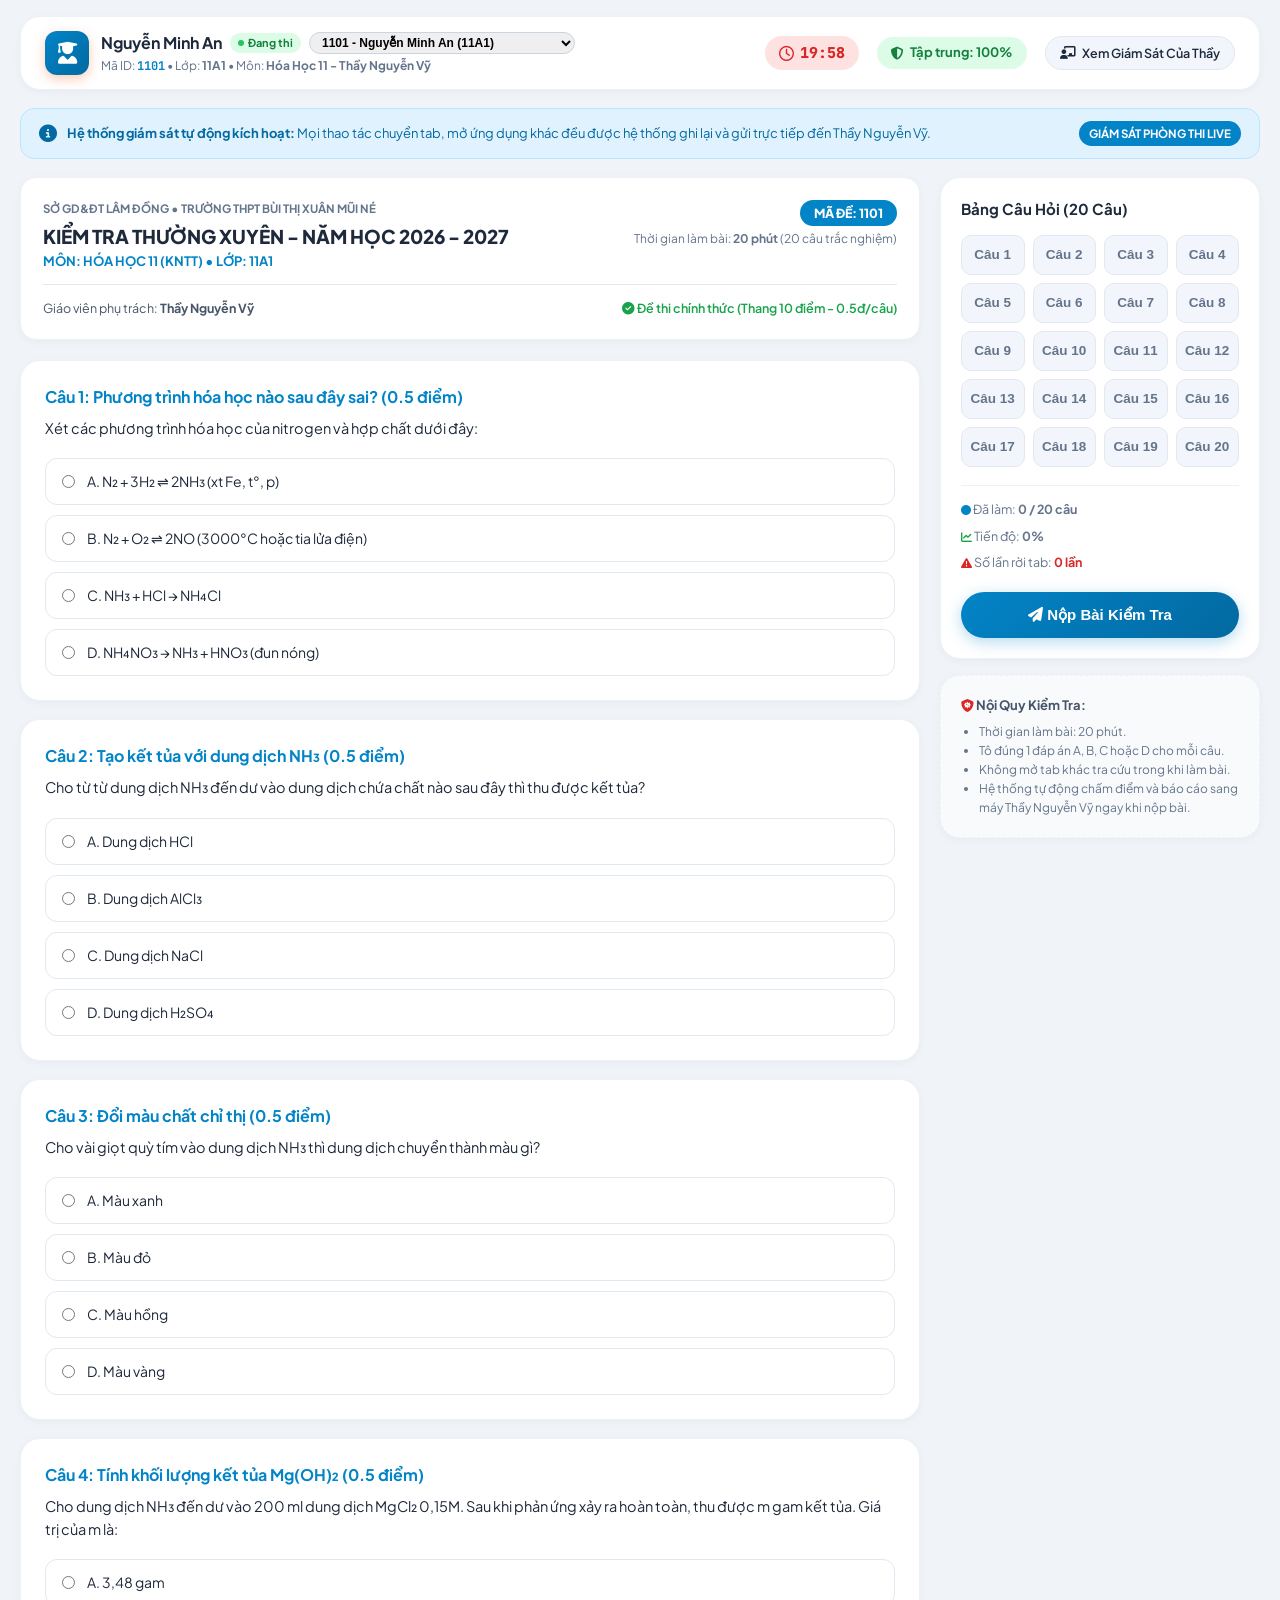
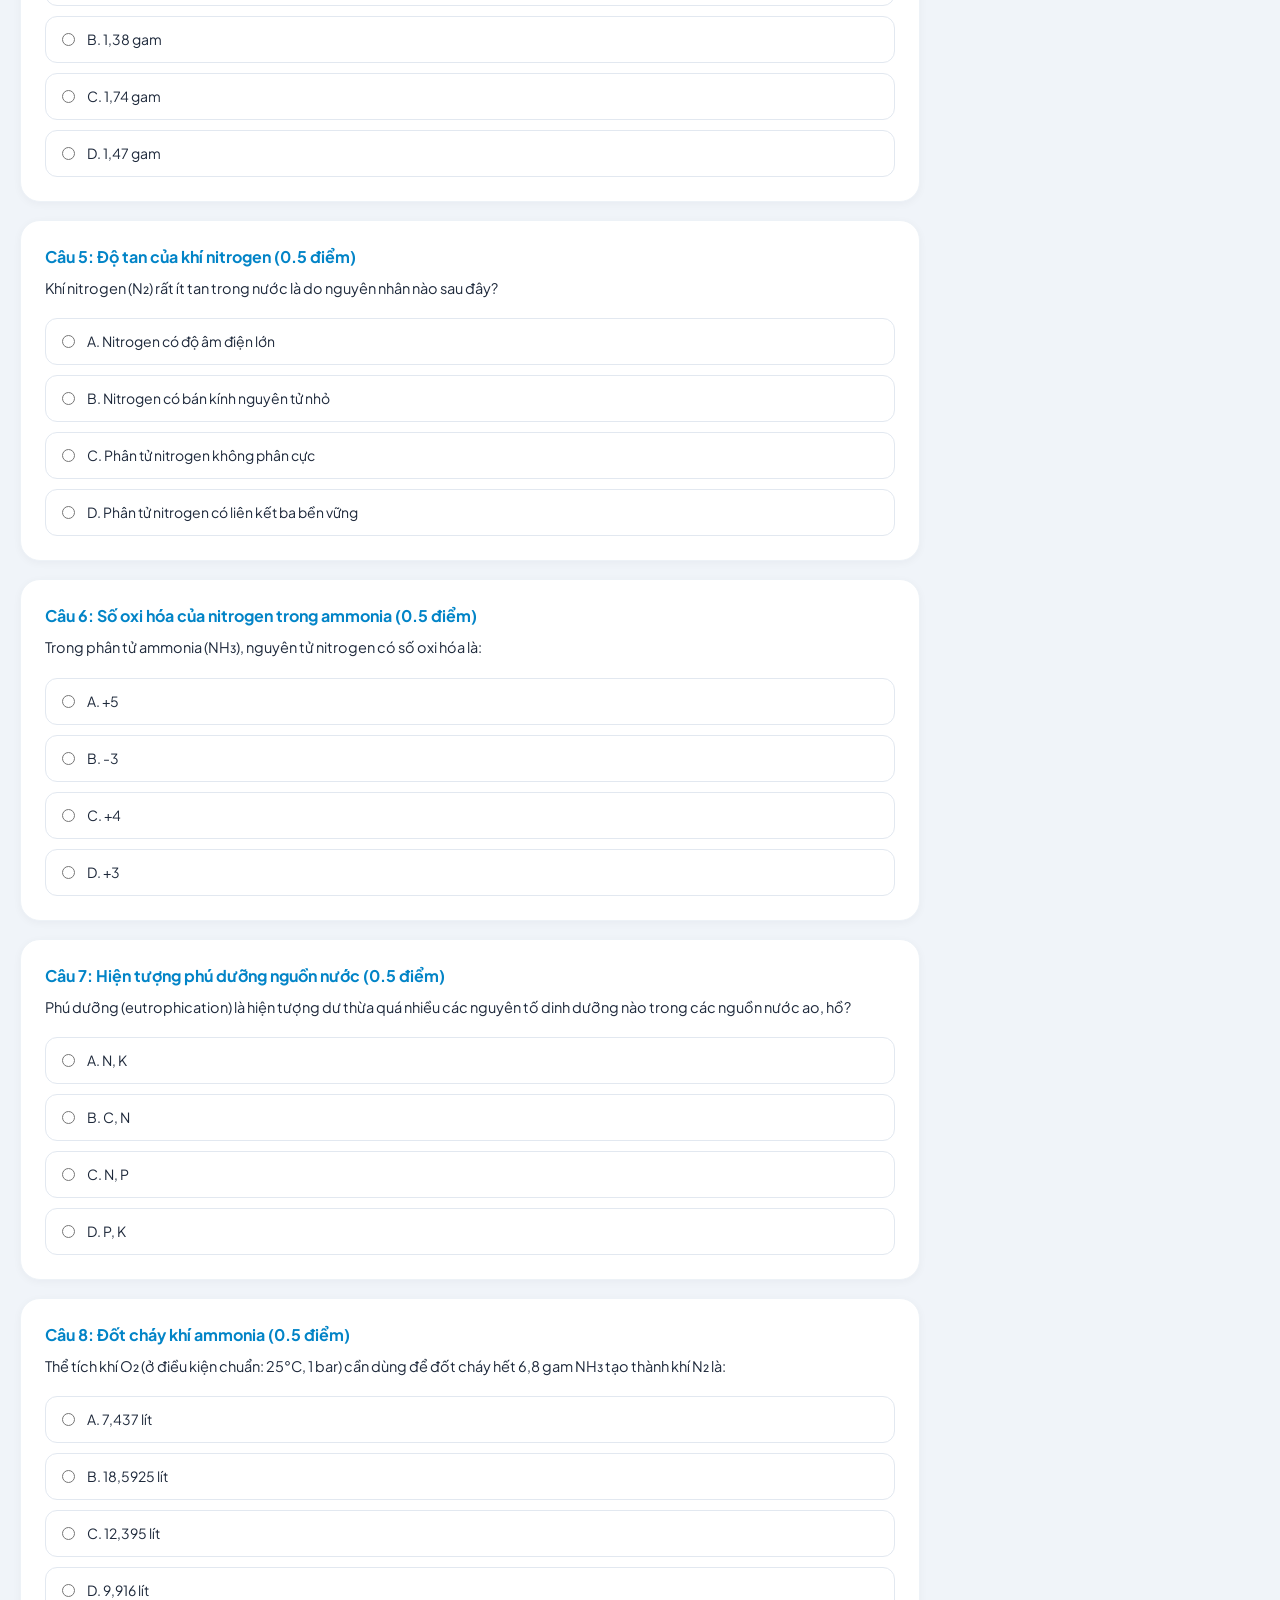
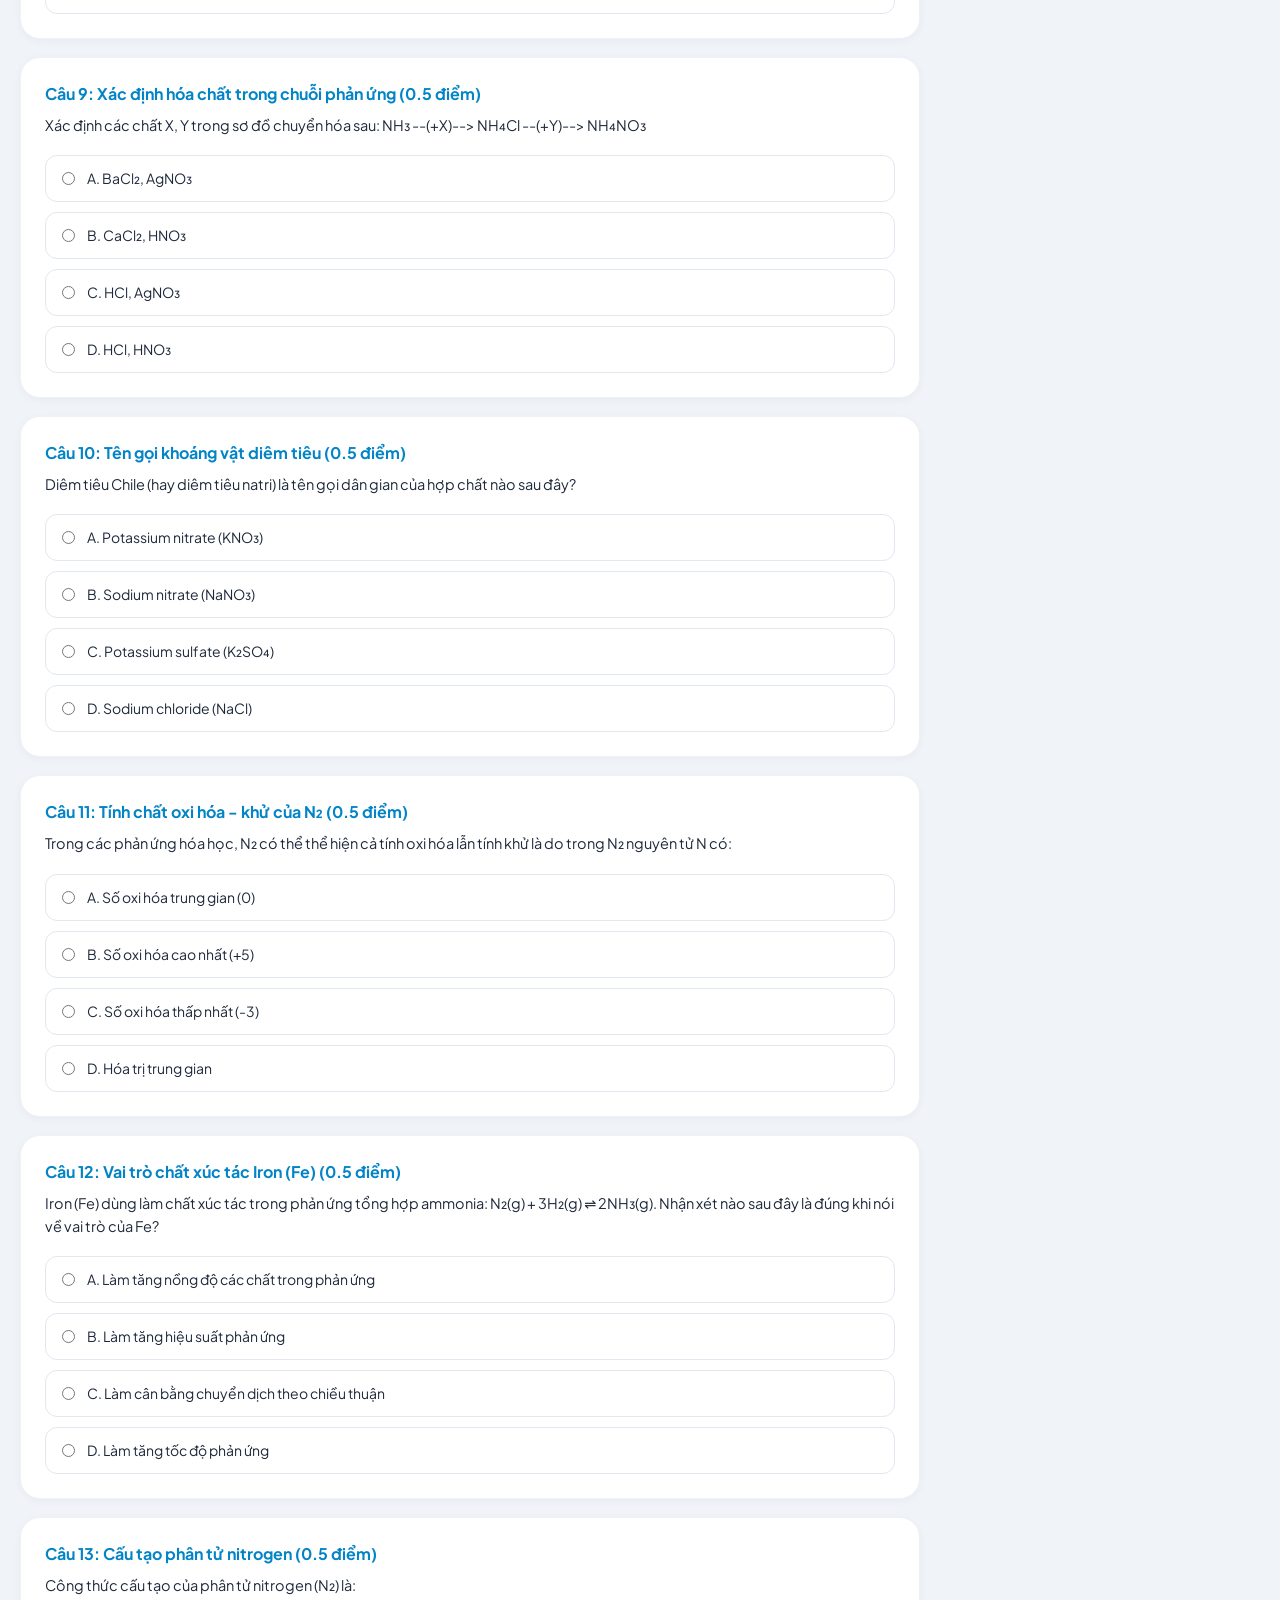
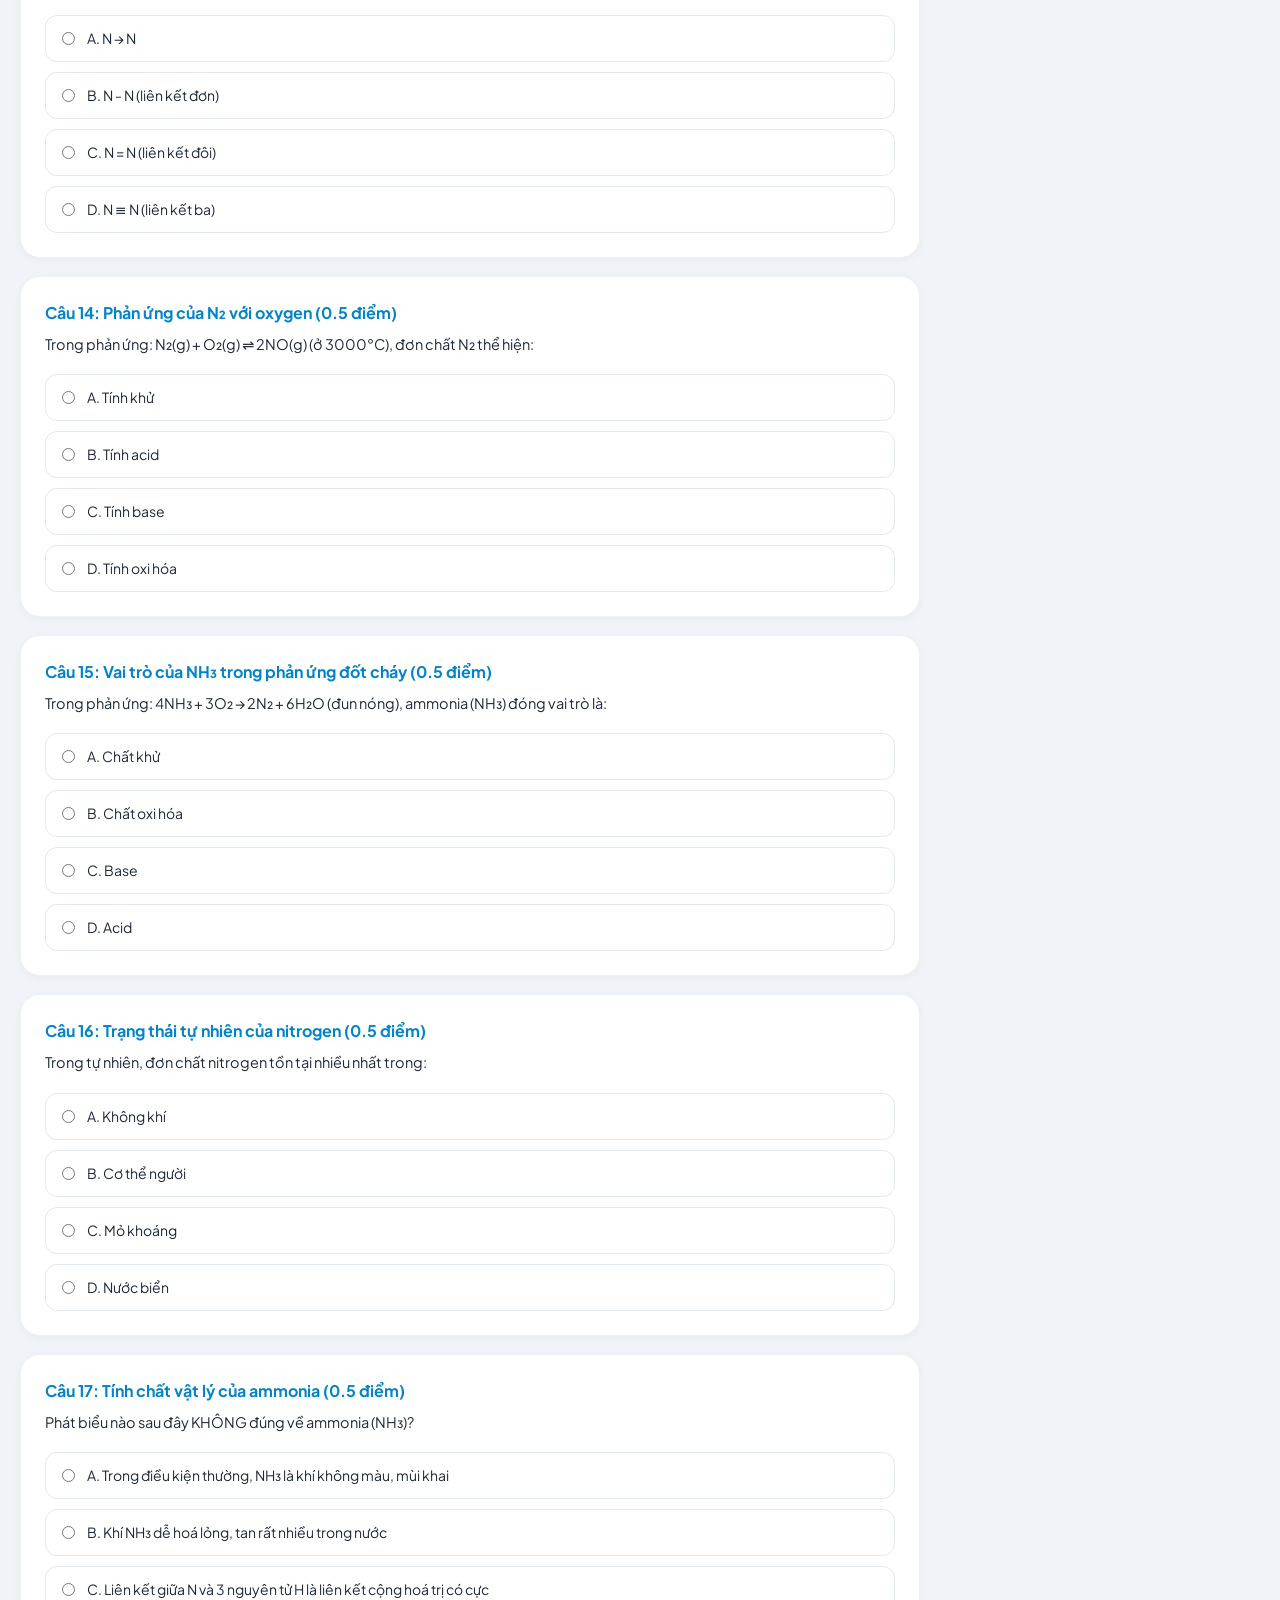
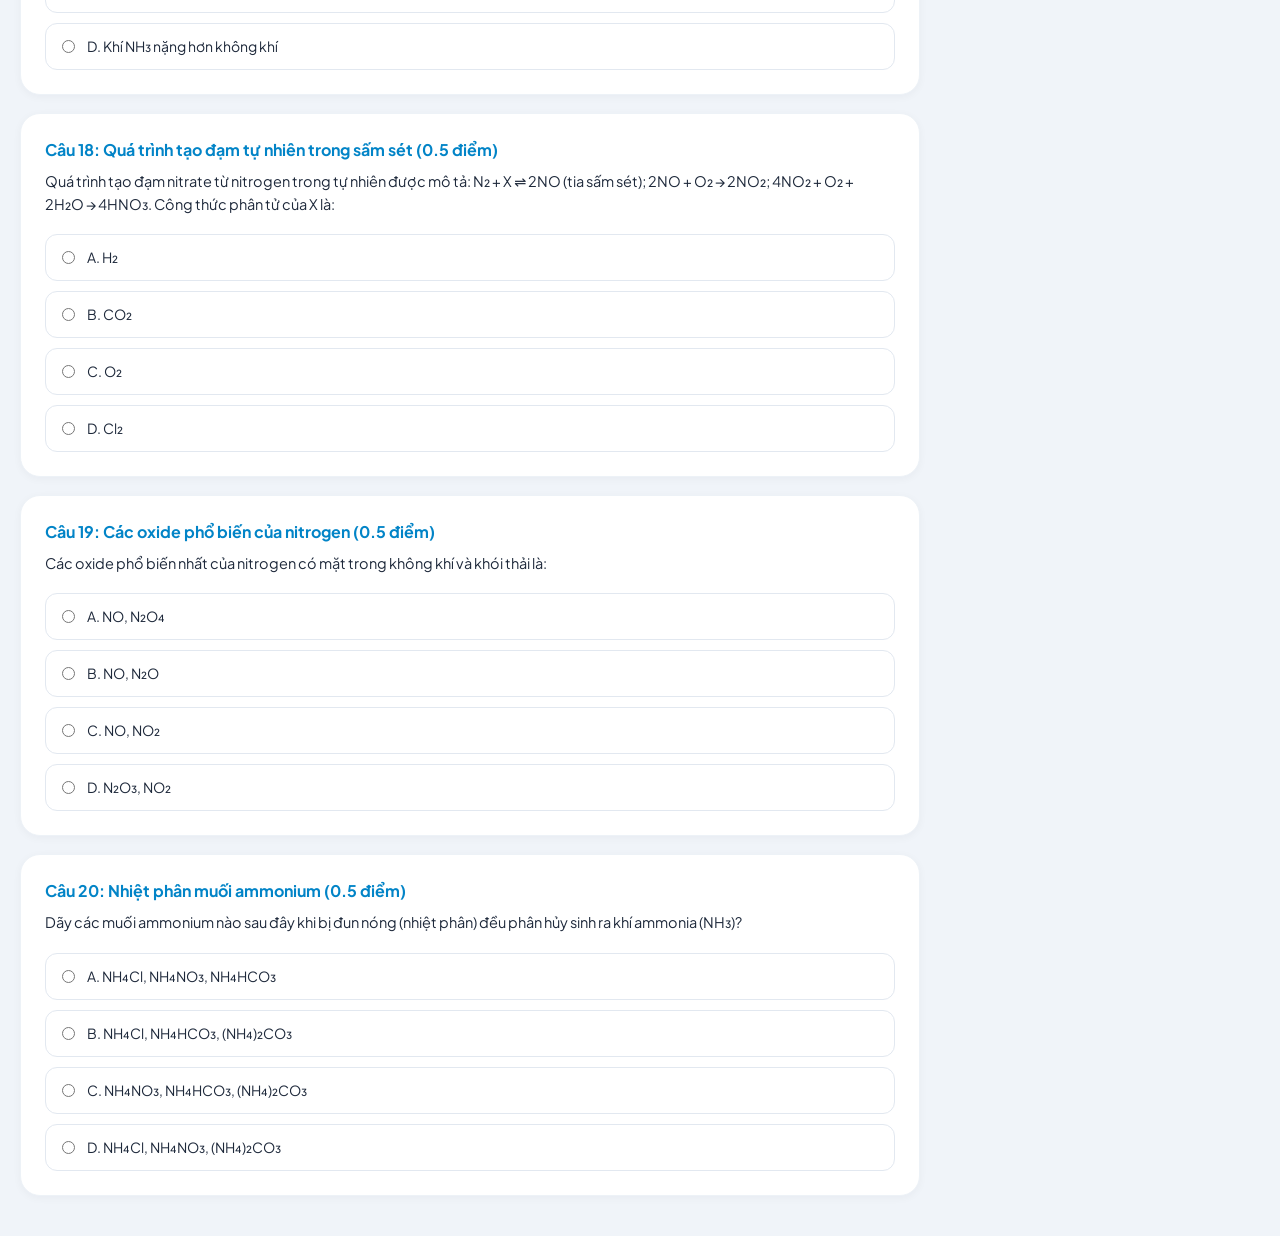
<file: student.html>
<!DOCTYPE html>
<html lang="vi">
<head>
    <meta charset="UTF-8">
    <meta name="viewport" content="width=device-width, initial-scale=1.0">
    <title>Kiểm Tra Thường Xuyên Hóa 11 - Mã Đề 1101 (Thầy Nguyễn Vỹ)</title>
    <link rel="stylesheet" href="css/styles.css">
    <link rel="stylesheet" href="https://cdnjs.cloudflare.com/ajax/libs/font-awesome/6.4.0/css/all.min.css">
</head>
<body style="background-color: #f0f4f9;">
    <div class="app-container">
        <!-- HEADER HỌC SINH -->
        <header class="student-navbar">
            <div class="student-info-tag">
                <div class="teacher-avatar-icon" style="background: linear-gradient(135deg, #0284c7 0%, #0369a1 100%);">
                    <i class="fa-solid fa-user-graduate"></i>
                </div>
                <div>
                    <div style="display: flex; align-items: center; gap: 8px;">
                        <span style="font-size: 16px; font-weight: 700; color: #1e293b;" id="studentDisplayName">Nguyễn Minh An</span>
                        <span class="badge-online">Đang thi</span>
                        <select id="selectStudentUser" style="padding: 2px 8px; border-radius: 9999px; border: 1px solid #cbd5e1; font-size: 12px; font-weight: 600; cursor: pointer;">
                            <!-- Option chọn học sinh để test mô phỏng -->
                        </select>
                    </div>
                    <div style="font-size: 12px; color: #64748b; margin-top: 2px;">
                        Mã ID: <strong class="id-badge" id="studentDisplayId">1101</strong> • Lớp: <strong id="studentDisplayClass">11A1</strong> • Môn: <strong>Hóa Học 11 - Thầy Nguyễn Vỹ</strong>
                    </div>
                </div>
            </div>

            <!-- Đồng hồ 20 phút & Chỉ số tập trung & Nút chuyển sang giáo viên -->
            <div class="student-exam-meta">
                <div class="timer-pill" id="examTimer">
                    <i class="fa-regular fa-clock"></i> <span id="timerText">20:00</span>
                </div>

                <div class="integrity-pill" id="studentIntegrityPill">
                    <i class="fa-solid fa-shield-halved"></i>
                    <span id="studentIntegrityText">Tập trung: 100%</span>
                </div>

                <a href="teacher.html" target="_blank" class="btn-pill-action" title="Mở trang giám sát của Thầy Vỹ để xem trực tiếp">
                    <i class="fa-solid fa-chalkboard-user"></i> Xem Giám Sát Của Thầy
                </a>
            </div>
        </header>

        <!-- BANNER CẢNH BÁO CHẾ ĐỘ GIÁM SÁT THỜI GIAN THỰC -->
        <div style="background: #e0f2fe; border: 1px solid #bae6fd; border-radius: 14px; padding: 12px 18px; display: flex; align-items: center; justify-content: space-between; gap: 12px;">
            <div style="display: flex; align-items: center; gap: 10px; font-size: 13px; color: #0369a1;">
                <i class="fa-solid fa-circle-info" style="font-size: 18px;"></i>
                <span><strong>Hệ thống giám sát tự động kích hoạt:</strong> Mọi thao tác chuyển tab, mở ứng dụng khác đều được hệ thống ghi lại và gửi trực tiếp đến Thầy Nguyễn Vỹ.</span>
            </div>
            <span style="font-size: 11.5px; font-weight: 700; background: #0284c7; color: #ffffff; padding: 4px 10px; border-radius: 9999px; white-space: nowrap;">
                GIÁM SÁT PHÒNG THI LIVE
            </span>
        </div>

        <!-- KHUNG BÀI THI -->
        <main class="quiz-container">
            <!-- CỘT NỘI DUNG CÂU HỎI -->
            <div class="quiz-main-content">
                <!-- Thông tin bài kiểm tra chính thức của Trường Bùi Thị Xuân Mũi Né -->
                <div style="background: var(--card-bg); border-radius: 16px; padding: 22px; border: 1px solid var(--border-light); box-shadow: var(--shadow-sm);">
                    <div style="display: flex; justify-content: space-between; align-items: flex-start; flex-wrap: wrap; gap: 10px; border-bottom: 1px solid #e2e8f0; padding-bottom: 12px; margin-bottom: 14px;">
                        <div>
                            <div style="font-size: 11.5px; font-weight: 700; color: #64748b; text-transform: uppercase;">
                                SỞ GD&ĐT LÂM ĐỒNG • TRƯỜNG THPT BÙI THỊ XUÂN MŨI NÉ
                            </div>
                            <h2 style="font-size: 19px; font-weight: 800; color: #1e293b; margin: 4px 0 2px;">
                                KIỂM TRA THƯỜNG XUYÊN - NĂM HỌC 2026 - 2027
                            </h2>
                            <div style="font-size: 13px; font-weight: 700; color: #0284c7;">
                                MÔN: HÓA HỌC 11 (KNTT) • LỚP: 11A1
                            </div>
                        </div>
                        <div style="text-align: right;">
                            <span style="background: #0284c7; color: #ffffff; font-size: 12.5px; font-weight: 800; padding: 5px 14px; border-radius: 9999px;">
                                MÃ ĐỀ: 1101
                            </span>
                            <div style="font-size: 12px; color: #64748b; margin-top: 6px;">
                                Thời gian làm bài: <strong>20 phút</strong> (20 câu trắc nghiệm)
                            </div>
                        </div>
                    </div>
                    <div style="display: flex; justify-content: space-between; align-items: center; font-size: 12.5px; color: #475569;">
                        <span>Giáo viên phụ trách: <strong>Thầy Nguyễn Vỹ</strong></span>
                        <span style="color: #16a34a; font-weight: 600;">
                            <i class="fa-solid fa-circle-check"></i> Đề thi chính thức (Thang 10 điểm - 0.5đ/câu)
                        </span>
                    </div>
                </div>

                <!-- DANH SÁCH 20 CÂU HỎI ĐƯỢC RENDER BẰNG JAVASCRIPT -->
                <div id="questionsListContainer" style="display: flex; flex-direction: column; gap: 18px;">
                    <!-- Render từ data.js -->
                </div>
            </div>

            <!-- CỘT PHẢI: PALETTE CÂU HỎI & NỘP BÀI -->
            <aside class="quiz-sidebar">
                <div class="sidebar-box">
                    <h3 style="font-size: 15px; font-weight: 700; color: #1e293b;">Bảng Câu Hỏi (20 Câu)</h3>
                    <div class="question-palette-grid" id="questionPaletteGrid" style="grid-template-columns: repeat(4, 1fr); gap: 8px;">
                        <!-- Render 20 nút từ JS -->
                    </div>

                    <div style="margin-top: 18px; padding-top: 14px; border-top: 1px solid var(--border-light); font-size: 12.5px; color: #64748b; display: flex; flex-direction: column; gap: 8px;">
                        <div><i class="fa-solid fa-circle" style="color: #0284c7; font-size: 10px;"></i> Đã làm: <strong id="answeredCount">0 / 20 câu</strong></div>
                        <div><i class="fa-solid fa-chart-line" style="color: #16a34a; font-size: 11px;"></i> Tiến độ: <strong id="progressPercent">0%</strong></div>
                        <div><i class="fa-solid fa-triangle-exclamation" style="color: #dc2626; font-size: 11px;"></i> Số lần rời tab: <strong id="sidebarLeaveCount" style="color: #dc2626;">0 lần</strong></div>
                    </div>

                    <button type="button" class="btn-submit-exam" id="btnSubmitExam" style="margin-top: 20px;">
                        <i class="fa-solid fa-paper-plane"></i> Nộp Bài Kiểm Tra
                    </button>
                </div>

                <!-- Hướng dẫn phòng thi -->
                <div class="sidebar-box" style="background: #f8fafc; border-style: dashed;">
                    <h4 style="font-size: 13px; font-weight: 700; color: #475569; margin-bottom: 6px;">
                        <i class="fa-solid fa-shield-virus" style="color: #dc2626;"></i> Nội Quy Kiểm Tra:
                    </h4>
                    <ul style="font-size: 12px; color: #64748b; padding-left: 18px; line-height: 1.6;">
                        <li>Thời gian làm bài: 20 phút.</li>
                        <li>Tô đúng 1 đáp án A, B, C hoặc D cho mỗi câu.</li>
                        <li>Không mở tab khác tra cứu trong khi làm bài.</li>
                        <li>Hệ thống tự động chấm điểm và báo cáo sang máy Thầy Nguyễn Vỹ ngay khi nộp bài.</li>
                    </ul>
                </div>
            </aside>
        </main>
    </div>

    <!-- MODAL BÁO ĐỘNG GIAN LẬN KHI HỌC SINH RỜI TAB -->
    <div class="student-alert-modal" id="studentCheatModal">
        <div class="alert-card-inner">
            <div class="alert-icon-big">🚨</div>
            <h2>CẢNH BÁO VI PHẠM PHÒNG THI!</h2>
            <p id="cheatAlertDetailText">
                Bạn vừa rời khỏi màn hình bài kiểm tra Hóa học! Hành vi chuyển tab / mở cửa sổ khác đã được gửi trực tiếp đến <strong>Thầy Nguyễn Vỹ</strong> theo thời gian thực!
            </p>
            <div style="background: #fee2e2; border-radius: 12px; padding: 12px; margin-bottom: 20px; font-size: 13px; color: #b91c1c; font-weight: 600;" id="cheatViolationBox">
                Số lần vi phạm: 1 lần • Chỉ số liêm chính giảm còn 90%
            </div>
            <button type="button" class="btn-i-understand" id="btnAcknowledgeCheat">
                Tôi Đã Hiểu Và Cam Kết Tập Trung Làm Bài
            </button>
        </div>
    </div>

    <!-- Scripts -->
    <script src="js/data.js"></script>
    <script src="js/channel.js"></script>
    <script src="js/student.js"></script>
</body>
</html>
</file>
<file: css/styles.css>
/* ==========================================================================
   HỆ THỐNG GIÁM SÁT HÓA HỌC THPT - PHÒNG THÍ NGHIỆM & PHÒNG MÁY LIVE
   Giao diện chuẩn Pixel-Perfect theo thiết kế KNTT Tin Học / Hóa Học
   ========================================================================== */

@import url('https://fonts.googleapis.com/css2?family=Plus+Jakarta+Sans:wght@400;500;600;700;800&family=JetBrains+Mono:wght@400;500;600&display=swap');

:root {
    --bg-page: #f2f6fc;
    --card-bg: #ffffff;
    --text-main: #1e293b;
    --text-muted: #64748b;
    --text-light: #94a3b8;
    --primary: #0284c7;
    --primary-hover: #0369a1;
    --primary-light: #e0f2fe;
    --primary-ring: rgba(2, 132, 199, 0.25);
    
    --success: #16a34a;
    --success-bg: #dcfce7;
    --warning: #d97706;
    --warning-bg: #fef3c7;
    --danger: #dc2626;
    --danger-bg: #fee2e2;
    --danger-glow: rgba(220, 38, 38, 0.35);

    --border-color: #e2e8f0;
    --border-light: #edf2f7;
    --radius-lg: 20px;
    --radius-md: 14px;
    --radius-sm: 8px;
    --radius-pill: 9999px;
    --shadow-sm: 0 2px 8px rgba(15, 23, 42, 0.04);
    --shadow-md: 0 4px 18px rgba(15, 23, 42, 0.06);
    --shadow-lg: 0 10px 30px rgba(15, 23, 42, 0.08);
}

/* Dark mode palette */
body.dark-theme {
    --bg-page: #0f172a;
    --card-bg: #1e293b;
    --text-main: #f8fafc;
    --text-muted: #94a3b8;
    --text-light: #64748b;
    --border-color: #334155;
    --border-light: #1e293b;
    --primary-light: rgba(2, 132, 199, 0.15);
    --shadow-sm: 0 2px 8px rgba(0, 0, 0, 0.2);
    --shadow-md: 0 4px 18px rgba(0, 0, 0, 0.3);
}

* {
    margin: 0;
    padding: 0;
    box-sizing: border-box;
}

body {
    font-family: 'Plus Jakarta Sans', system-ui, -apple-system, sans-serif;
    background-color: var(--bg-page);
    color: var(--text-main);
    line-height: 1.5;
    min-height: 100vh;
    padding: 16px 20px 40px;
    transition: background-color 0.3s ease, color 0.3s ease;
}

.app-container {
    max-width: 1480px;
    margin: 0 auto;
    display: flex;
    flex-direction: column;
    gap: 18px;
}

/* ==========================================================================
   HEADER SECTION
   ========================================================================== */
.top-header {
    background: var(--card-bg);
    border-radius: var(--radius-lg);
    padding: 12px 24px;
    display: flex;
    align-items: center;
    justify-content: space-between;
    gap: 16px;
    box-shadow: var(--shadow-sm);
    border: 1px solid var(--border-light);
}

.teacher-brand {
    display: flex;
    align-items: center;
    gap: 14px;
}

.teacher-avatar-icon {
    width: 44px;
    height: 44px;
    border-radius: 12px;
    background: linear-gradient(135deg, #f97316 0%, #ea580c 100%);
    display: flex;
    align-items: center;
    justify-content: center;
    color: #ffffff;
    font-size: 22px;
    box-shadow: 0 4px 12px rgba(234, 88, 12, 0.3);
}

.brand-text-wrap {
    display: flex;
    flex-direction: column;
}

.brand-title-line {
    display: flex;
    align-items: center;
    gap: 10px;
}

.teacher-name {
    font-size: 17px;
    font-weight: 700;
    color: var(--text-main);
    letter-spacing: -0.2px;
}

.badge-subject {
    background: #ffe4e6;
    color: #e11d48;
    font-size: 11.5px;
    font-weight: 700;
    padding: 3px 10px;
    border-radius: var(--radius-pill);
    letter-spacing: 0.1px;
}

.brand-subtitle {
    font-size: 12px;
    color: var(--text-muted);
    font-weight: 500;
    margin-top: 1px;
}

/* Center Fast Search */
.fast-search-group {
    display: flex;
    align-items: center;
    background: var(--bg-page);
    border: 1px solid var(--border-color);
    border-radius: var(--radius-pill);
    padding: 4px 4px 4px 14px;
    width: 320px;
    transition: all 0.2s;
}

.fast-search-group:focus-within {
    border-color: var(--primary);
    box-shadow: 0 0 0 3px var(--primary-ring);
}

.fast-search-input {
    border: none;
    outline: none;
    background: transparent;
    font-size: 13px;
    color: var(--text-main);
    width: 100%;
}

.fast-search-input::placeholder {
    color: var(--text-light);
}

.btn-soi-live {
    background: var(--primary);
    color: #ffffff;
    border: none;
    border-radius: var(--radius-pill);
    padding: 7px 16px;
    font-size: 13px;
    font-weight: 600;
    cursor: pointer;
    white-space: nowrap;
    display: flex;
    align-items: center;
    gap: 5px;
    transition: background 0.2s, transform 0.1s;
}

.btn-soi-live:hover {
    background: var(--primary-hover);
    transform: translateY(-1px);
}

/* Header Action Toolbar */
.header-actions {
    display: flex;
    align-items: center;
    gap: 8px;
}

.btn-pill-action {
    display: flex;
    align-items: center;
    gap: 6px;
    background: var(--bg-page);
    border: 1px solid var(--border-color);
    color: var(--text-main);
    padding: 7px 14px;
    border-radius: var(--radius-pill);
    font-size: 12.5px;
    font-weight: 600;
    cursor: pointer;
    transition: all 0.2s;
    text-decoration: none;
}

.btn-pill-action:hover {
    background: var(--primary-light);
    color: var(--primary);
    border-color: var(--primary);
}

.btn-pill-action.active-voice {
    background: #0284c7;
    color: #ffffff;
    border-color: #0284c7;
}

.btn-icon-circle {
    width: 36px;
    height: 36px;
    border-radius: 50%;
    background: var(--bg-page);
    border: 1px solid var(--border-color);
    color: var(--text-main);
    display: flex;
    align-items: center;
    justify-content: center;
    font-size: 15px;
    cursor: pointer;
    transition: all 0.2s;
    text-decoration: none;
}

.btn-icon-circle:hover {
    background: var(--border-color);
}

/* ==========================================================================
   METRIC STAT CARDS (4 CARDS)
   ========================================================================== */
.stats-grid {
    display: grid;
    grid-template-columns: repeat(4, 1fr);
    gap: 16px;
}

.stat-card {
    background: var(--card-bg);
    border-radius: var(--radius-lg);
    padding: 18px 22px;
    display: flex;
    align-items: center;
    justify-content: space-between;
    box-shadow: var(--shadow-sm);
    border: 1px solid var(--border-light);
    transition: transform 0.2s, box-shadow 0.2s;
}

.stat-card:hover {
    transform: translateY(-2px);
    box-shadow: var(--shadow-md);
}

.stat-info {
    display: flex;
    flex-direction: column;
}

.stat-label {
    font-size: 12.5px;
    font-weight: 600;
    color: var(--text-muted);
}

.stat-value {
    font-size: 26px;
    font-weight: 800;
    color: var(--text-main);
    letter-spacing: -0.5px;
    margin-top: 4px;
}

.stat-value small {
    font-size: 16px;
    font-weight: 600;
    color: var(--text-light);
}

.stat-icon-wrap {
    width: 46px;
    height: 46px;
    border-radius: 14px;
    display: flex;
    align-items: center;
    justify-content: center;
    font-size: 22px;
}

.stat-icon-users {
    background: #e0f2fe;
    color: #0284c7;
}

.stat-icon-online {
    background: #dcfce7;
    color: #16a34a;
}

.stat-icon-live {
    background: #e0f2fe;
    color: #0284c7;
}

.stat-icon-alert {
    background: #fee2e2;
    color: #dc2626;
}

.stat-card.alert-card {
    border-left: 4px solid #dc2626;
}

.stat-card.alert-card .stat-label {
    color: #dc2626;
}

.stat-card.alert-card .stat-value {
    color: #dc2626;
}

/* ==========================================================================
   NAVIGATION TABS
   ========================================================================== */
.nav-tabs-bar {
    background: var(--card-bg);
    border-radius: var(--radius-pill);
    padding: 6px;
    display: inline-flex;
    align-items: center;
    gap: 6px;
    box-shadow: var(--shadow-sm);
    border: 1px solid var(--border-light);
    align-self: flex-start;
}

.tab-btn {
    border: none;
    outline: none;
    background: transparent;
    padding: 10px 22px;
    border-radius: var(--radius-pill);
    font-size: 13.5px;
    font-weight: 600;
    color: var(--text-muted);
    cursor: pointer;
    display: flex;
    align-items: center;
    gap: 8px;
    transition: all 0.2s ease;
}

.tab-btn:hover {
    color: var(--primary);
    background: var(--primary-light);
}

.tab-btn.active {
    background: #ffffff;
    color: var(--primary);
    box-shadow: 0 4px 12px rgba(2, 132, 199, 0.15);
    border: 1px solid #bae6fd;
}

body.dark-theme .tab-btn.active {
    background: #0284c7;
    color: #ffffff;
    border-color: #0284c7;
}

/* ==========================================================================
   FILTER & CONTROLS BAR
   ========================================================================== */
.filter-bar {
    display: flex;
    align-items: center;
    justify-content: space-between;
    gap: 16px;
    flex-wrap: wrap;
}

.filter-left-controls {
    display: flex;
    align-items: center;
    gap: 14px;
    flex-wrap: wrap;
}

.filter-group {
    display: flex;
    align-items: center;
    gap: 8px;
    background: var(--card-bg);
    padding: 8px 16px;
    border-radius: var(--radius-pill);
    border: 1px solid var(--border-light);
    box-shadow: var(--shadow-sm);
}

.filter-label {
    font-size: 13px;
    font-weight: 600;
    color: var(--text-muted);
    white-space: nowrap;
}

.filter-select {
    border: none;
    outline: none;
    background: transparent;
    font-size: 13.5px;
    font-weight: 600;
    color: var(--text-main);
    cursor: pointer;
}

.filter-search-box {
    display: flex;
    align-items: center;
    gap: 8px;
    background: var(--card-bg);
    border: 1px solid var(--border-light);
    border-radius: var(--radius-pill);
    padding: 8px 18px;
    box-shadow: var(--shadow-sm);
    width: 320px;
    transition: all 0.2s;
}

.filter-search-box:focus-within {
    border-color: var(--primary);
    box-shadow: 0 0 0 3px var(--primary-ring);
}

.filter-search-input {
    border: none;
    outline: none;
    background: transparent;
    font-size: 13px;
    color: var(--text-main);
    width: 100%;
}

/* ==========================================================================
   TAB 1: LIVE MONITOR CARDS GRID (CHUẨN HÌNH ẢNH 1)
   ========================================================================== */
.live-cards-grid {
    display: grid;
    grid-template-columns: repeat(5, 1fr);
    gap: 18px;
}

@media (max-width: 1400px) {
    .live-cards-grid { grid-template-columns: repeat(4, 1fr); }
}
@media (max-width: 1100px) {
    .live-cards-grid { grid-template-columns: repeat(3, 1fr); }
}
@media (max-width: 768px) {
    .live-cards-grid { grid-template-columns: repeat(2, 1fr); }
    .stats-grid { grid-template-columns: repeat(2, 1fr); }
}
@media (max-width: 480px) {
    .live-cards-grid { grid-template-columns: 1fr; }
    .stats-grid { grid-template-columns: 1fr; }
}

.student-card {
    background: var(--card-bg);
    border-radius: var(--radius-lg);
    padding: 18px;
    box-shadow: var(--shadow-sm);
    border: 1px solid var(--border-light);
    display: flex;
    flex-direction: column;
    justify-content: space-between;
    min-height: 310px;
    position: relative;
    transition: all 0.25s ease;
}

.student-card:hover {
    transform: translateY(-3px);
    box-shadow: var(--shadow-md);
}

/* Card Header: Tên & Badge Online */
.card-top {
    display: flex;
    justify-content: space-between;
    align-items: flex-start;
    gap: 8px;
}

.student-name-title {
    font-size: 15.5px;
    font-weight: 700;
    color: var(--text-main);
    white-space: nowrap;
    overflow: hidden;
    text-overflow: ellipsis;
}

.badge-online {
    background: #dcfce7;
    color: #15803d;
    font-size: 11px;
    font-weight: 700;
    padding: 2px 8px;
    border-radius: var(--radius-pill);
    display: inline-flex;
    align-items: center;
    gap: 4px;
    white-space: nowrap;
}

.badge-online::before {
    content: '';
    width: 6px;
    height: 6px;
    border-radius: 50%;
    background-color: #22c55e;
}

.badge-offline {
    background: #f1f5f9;
    color: #94a3b8;
    font-size: 11px;
    font-weight: 600;
    padding: 2px 8px;
    border-radius: var(--radius-pill);
}

/* ID & Lớp & Môn */
.card-subline {
    display: flex;
    align-items: center;
    gap: 8px;
    font-size: 12px;
    color: var(--text-muted);
    margin-top: 4px;
}

.id-badge {
    color: var(--primary);
    font-weight: 700;
    font-family: 'JetBrains Mono', monospace;
}

.exam-tag {
    font-size: 12px;
    color: #b45309;
    margin-top: 6px;
    display: flex;
    align-items: center;
    gap: 4px;
    white-space: nowrap;
    overflow: hidden;
    text-overflow: ellipsis;
}

/* Cảnh báo rời màn hình (Banner nổi bật) */
.warning-pill-banner {
    margin-top: 10px;
    margin-bottom: 6px;
    padding: 6px 12px;
    border-radius: var(--radius-pill);
    font-size: 12px;
    font-weight: 700;
    text-align: center;
    display: flex;
    align-items: center;
    justify-content: center;
    gap: 6px;
}

.warning-recent {
    background: #fef3c7;
    color: #b45309;
    border: 1px solid #fde68a;
}

.warning-leaving {
    background: #ef4444;
    color: #ffffff;
    border: 1px solid #dc2626;
    animation: pulseAlert 1.5s infinite;
}

/* Hiệu ứng viền đỏ khi học sinh ĐANG RỜI TAB */
.student-card.is-leaving {
    border: 2px solid #ef4444 !important;
    box-shadow: 0 0 18px rgba(239, 68, 68, 0.4) !important;
    background: linear-gradient(180deg, #fff5f5 0%, var(--card-bg) 20%);
}

@keyframes pulseAlert {
    0% { transform: scale(1); box-shadow: 0 0 0 0 rgba(239, 68, 68, 0.5); }
    50% { transform: scale(1.02); box-shadow: 0 0 12px 4px rgba(239, 68, 68, 0.3); }
    100% { transform: scale(1); box-shadow: 0 0 0 0 rgba(239, 68, 68, 0.5); }
}

/* Meta rows: Trạng thái, Lần đổi gần nhất, Chỉ số liêm chính, Điểm số */
.card-details-list {
    margin-top: 10px;
    display: flex;
    flex-direction: column;
    gap: 6px;
    font-size: 12px;
}

.detail-row {
    display: flex;
    justify-content: space-between;
    align-items: baseline;
    gap: 6px;
}

.detail-label {
    color: var(--text-muted);
    font-weight: 500;
    white-space: nowrap;
}

.detail-value {
    color: var(--text-main);
    font-weight: 600;
    text-align: right;
    white-space: nowrap;
    overflow: hidden;
    text-overflow: ellipsis;
}

.integrity-high {
    color: #16a34a;
    font-weight: 700;
}

.integrity-warn {
    color: #d97706;
    font-weight: 700;
}

.integrity-danger {
    color: #dc2626;
    font-weight: 700;
}

.status-typing {
    color: var(--primary);
    font-weight: 700;
}

/* Action button in card */
.btn-card-action {
    margin-top: 14px;
    width: 100%;
    background: #0284c7;
    color: #ffffff;
    border: none;
    border-radius: var(--radius-pill);
    padding: 9px 12px;
    font-size: 12.5px;
    font-weight: 700;
    cursor: pointer;
    display: flex;
    align-items: center;
    justify-content: center;
    gap: 6px;
    box-shadow: 0 3px 10px rgba(2, 132, 199, 0.25);
    transition: all 0.2s;
}

.btn-card-action:hover {
    background: #0369a1;
    transform: translateY(-1px);
    box-shadow: 0 5px 14px rgba(2, 132, 199, 0.35);
}

/* ==========================================================================
   TAB 4: QUẢN LÝ BÀI GỬI & ĐÁNH GIÁ (CHUẨN HÌNH ẢNH 2)
   ========================================================================== */
.table-view-section {
    background: var(--card-bg);
    border-radius: var(--radius-lg);
    padding: 22px;
    box-shadow: var(--shadow-sm);
    border: 1px solid var(--border-light);
    display: flex;
    flex-direction: column;
    gap: 18px;
}

.table-top-actions {
    display: flex;
    justify-content: space-between;
    align-items: center;
    flex-wrap: wrap;
    gap: 12px;
}

.table-action-buttons {
    display: flex;
    align-items: center;
    gap: 10px;
    flex-wrap: wrap;
}

.btn-table-action {
    background: var(--bg-page);
    border: 1px solid var(--border-color);
    padding: 8px 16px;
    border-radius: var(--radius-pill);
    font-size: 13px;
    font-weight: 600;
    color: var(--text-main);
    cursor: pointer;
    display: flex;
    align-items: center;
    gap: 6px;
    transition: all 0.2s;
}

.btn-table-action:hover {
    background: var(--primary-light);
    color: var(--primary);
    border-color: var(--primary);
}

.btn-export-excel {
    background: #0284c7;
    color: #ffffff;
    border: none;
    box-shadow: 0 3px 10px rgba(2, 132, 199, 0.25);
}

.btn-export-excel:hover {
    background: #0369a1;
    color: #ffffff;
}

/* Status Filter Chips (Ảnh 2) */
.status-chips-bar {
    display: flex;
    align-items: center;
    gap: 8px;
    flex-wrap: wrap;
    padding-bottom: 6px;
    border-bottom: 1px solid var(--border-light);
}

.chip-status {
    background: var(--bg-page);
    border: 1px solid var(--border-color);
    border-radius: var(--radius-pill);
    padding: 6px 14px;
    font-size: 12.5px;
    font-weight: 600;
    color: var(--text-muted);
    cursor: pointer;
    display: flex;
    align-items: center;
    gap: 6px;
    transition: all 0.2s;
}

.chip-status:hover {
    border-color: var(--primary);
    color: var(--primary);
}

.chip-status.active {
    background: #0284c7;
    color: #ffffff;
    border-color: #0284c7;
}

/* Table Style */
.table-responsive-wrapper {
    overflow-x: auto;
    border-radius: var(--radius-md);
    border: 1px solid var(--border-light);
}

.custom-chem-table {
    width: 100%;
    border-collapse: collapse;
    font-size: 13.5px;
    text-align: left;
}

.custom-chem-table thead th {
    background: var(--bg-page);
    color: var(--text-muted);
    font-weight: 700;
    padding: 12px 14px;
    border-bottom: 1px solid var(--border-color);
    white-space: nowrap;
    font-size: 12px;
    text-transform: uppercase;
    letter-spacing: 0.3px;
}

.custom-chem-table tbody tr {
    border-bottom: 1px solid var(--border-light);
    transition: background 0.15s;
}

.custom-chem-table tbody tr:hover {
    background: rgba(2, 132, 199, 0.03);
}

.custom-chem-table td {
    padding: 14px;
    vertical-align: middle;
}

.table-student-name {
    font-weight: 600;
    color: var(--text-main);
    display: flex;
    align-items: center;
    gap: 6px;
}

.table-dot-online {
    width: 7px;
    height: 7px;
    border-radius: 50%;
    background: #22c55e;
    display: inline-block;
}

.table-dot-offline {
    width: 7px;
    height: 7px;
    border-radius: 50%;
    background: #cbd5e1;
    display: inline-block;
}

.badge-submitted {
    background: #dcfce7;
    color: #15803d;
    padding: 4px 10px;
    border-radius: var(--radius-pill);
    font-size: 12px;
    font-weight: 700;
    display: inline-block;
}

.badge-unsubmitted {
    background: #f1f5f9;
    color: #94a3b8;
    padding: 4px 10px;
    border-radius: var(--radius-pill);
    font-size: 12px;
    font-weight: 600;
    display: inline-block;
}

.badge-score-pill {
    padding: 4px 12px;
    border-radius: var(--radius-pill);
    font-size: 13px;
    font-weight: 700;
    display: inline-block;
    text-align: center;
}

.score-low {
    background: #fee2e2;
    color: #dc2626;
}

.score-medium {
    background: #fef3c7;
    color: #d97706;
}

.score-good {
    background: #dcfce7;
    color: #15803d;
}

.feedback-text-cell {
    color: var(--text-muted);
    font-size: 12.5px;
    max-width: 280px;
    overflow: hidden;
    text-overflow: ellipsis;
    white-space: nowrap;
}

/* ==========================================================================
   MODAL LIVE INSPECTOR (SOI LIVE & CHẤM ĐIỂM)
   ========================================================================== */
.modal-overlay {
    position: fixed;
    top: 0;
    left: 0;
    right: 0;
    bottom: 0;
    background: rgba(15, 23, 42, 0.6);
    backdrop-filter: blur(4px);
    display: none;
    align-items: center;
    justify-content: center;
    z-index: 999;
    padding: 20px;
}

.modal-overlay.active {
    display: flex;
}

.modal-dialog {
    background: var(--card-bg);
    border-radius: 24px;
    width: 100%;
    max-width: 960px;
    max-height: 90vh;
    display: flex;
    flex-direction: column;
    overflow: hidden;
    box-shadow: 0 20px 50px rgba(0, 0, 0, 0.25);
    border: 1px solid var(--border-light);
    animation: modalPop 0.25s ease-out;
}

@keyframes modalPop {
    from { opacity: 0; transform: scale(0.95); }
    to { opacity: 1; transform: scale(1); }
}

.modal-header {
    padding: 16px 24px;
    border-bottom: 1px solid var(--border-light);
    display: flex;
    align-items: center;
    justify-content: space-between;
    background: var(--bg-page);
}

.modal-header-left {
    display: flex;
    align-items: center;
    gap: 12px;
}

.modal-header-title {
    font-size: 17px;
    font-weight: 700;
    color: var(--text-main);
}

.modal-close-btn {
    border: none;
    background: transparent;
    font-size: 22px;
    cursor: pointer;
    color: var(--text-muted);
    transition: color 0.2s;
}

.modal-close-btn:hover {
    color: var(--danger);
}

.modal-body {
    padding: 24px;
    overflow-y: auto;
    display: flex;
    flex-direction: column;
    gap: 20px;
}

.live-stream-box {
    background: #0f172a;
    color: #e2e8f0;
    border-radius: 14px;
    padding: 18px;
    font-family: 'JetBrains Mono', monospace;
    font-size: 13.5px;
    line-height: 1.6;
    border: 1px solid #334155;
    position: relative;
    min-height: 140px;
}

.live-indicator {
    position: absolute;
    top: 12px;
    right: 14px;
    display: flex;
    align-items: center;
    gap: 6px;
    font-size: 11px;
    font-weight: 700;
    color: #ef4444;
    text-transform: uppercase;
}

.live-indicator::before {
    content: '';
    width: 8px;
    height: 8px;
    border-radius: 50%;
    background: #ef4444;
    animation: pulseAlert 1s infinite;
}

/* Lịch sử rời tab */
.cheat-history-card {
    background: var(--bg-page);
    border-radius: 14px;
    padding: 16px;
    border: 1px solid var(--border-color);
}

.history-item {
    display: flex;
    align-items: center;
    justify-content: space-between;
    padding: 8px 0;
    border-bottom: 1px dashed var(--border-color);
    font-size: 13px;
}

.history-item:last-child {
    border-bottom: none;
}

.history-time {
    color: var(--danger);
    font-weight: 700;
    font-family: 'JetBrains Mono', monospace;
}

.modal-footer {
    padding: 16px 24px;
    border-top: 1px solid var(--border-light);
    display: flex;
    align-items: center;
    justify-content: space-between;
    background: var(--bg-page);
}

.modal-footer-actions {
    display: flex;
    align-items: center;
    gap: 10px;
}

/* ==========================================================================
   STUDENT PORTAL CSS
   ========================================================================== */
.student-navbar {
    background: var(--card-bg);
    border-radius: var(--radius-lg);
    padding: 14px 24px;
    display: flex;
    align-items: center;
    justify-content: space-between;
    box-shadow: var(--shadow-sm);
    border: 1px solid var(--border-light);
}

.student-info-tag {
    display: flex;
    align-items: center;
    gap: 12px;
}

.student-exam-meta {
    display: flex;
    align-items: center;
    gap: 18px;
}

.timer-pill {
    background: #fee2e2;
    color: #dc2626;
    padding: 6px 14px;
    border-radius: var(--radius-pill);
    font-weight: 800;
    font-family: 'JetBrains Mono', monospace;
    font-size: 15px;
    display: flex;
    align-items: center;
    gap: 6px;
}

.integrity-pill {
    background: #dcfce7;
    color: #15803d;
    padding: 6px 14px;
    border-radius: var(--radius-pill);
    font-weight: 700;
    font-size: 13px;
    display: flex;
    align-items: center;
    gap: 6px;
}

.integrity-pill.warning {
    background: #fee2e2;
    color: #dc2626;
    animation: pulseAlert 1.5s infinite;
}

/* Khung làm bài thi */
.quiz-container {
    display: grid;
    grid-template-columns: 1fr 320px;
    gap: 20px;
}

@media (max-width: 992px) {
    .quiz-container { grid-template-columns: 1fr; }
}

.quiz-main-content {
    display: flex;
    flex-direction: column;
    gap: 20px;
}

.question-card {
    background: var(--card-bg);
    border-radius: var(--radius-lg);
    padding: 24px;
    box-shadow: var(--shadow-sm);
    border: 1px solid var(--border-light);
}

.question-title {
    font-size: 16px;
    font-weight: 700;
    color: var(--primary);
    margin-bottom: 8px;
}

.question-text {
    font-size: 14.5px;
    color: var(--text-main);
    line-height: 1.6;
    margin-bottom: 18px;
    white-space: pre-line;
}

.mcq-options-list {
    display: flex;
    flex-direction: column;
    gap: 10px;
}

.mcq-option-item {
    border: 1px solid var(--border-color);
    border-radius: 12px;
    padding: 12px 16px;
    cursor: pointer;
    display: flex;
    align-items: center;
    gap: 12px;
    transition: all 0.2s;
    font-size: 14px;
}

.mcq-option-item:hover {
    border-color: var(--primary);
    background: var(--primary-light);
}

.mcq-option-item.selected {
    border-color: var(--primary);
    background: var(--primary-light);
    color: var(--primary);
    font-weight: 600;
}

/* Bảng ký tự Hóa học ảo */
.chem-symbol-toolbar {
    display: flex;
    align-items: center;
    gap: 6px;
    flex-wrap: wrap;
    background: var(--bg-page);
    padding: 8px 12px;
    border-radius: 10px;
    margin-bottom: 10px;
}

.btn-chem-symbol {
    background: var(--card-bg);
    border: 1px solid var(--border-color);
    border-radius: 6px;
    padding: 4px 10px;
    font-size: 13px;
    font-weight: 700;
    cursor: pointer;
    color: var(--text-main);
    transition: all 0.15s;
}

.btn-chem-symbol:hover {
    background: var(--primary);
    color: #ffffff;
    border-color: var(--primary);
}

.chem-textarea {
    width: 100%;
    min-height: 130px;
    padding: 14px;
    border-radius: 12px;
    border: 1px solid var(--border-color);
    background: var(--bg-page);
    color: var(--text-main);
    font-size: 14px;
    font-family: 'JetBrains Mono', monospace;
    line-height: 1.5;
    outline: none;
    transition: border-color 0.2s;
}

.chem-textarea:focus {
    border-color: var(--primary);
    background: var(--card-bg);
    box-shadow: 0 0 0 3px var(--primary-ring);
}

/* Right Navigation Sidebar */
.quiz-sidebar {
    display: flex;
    flex-direction: column;
    gap: 16px;
}

.sidebar-box {
    background: var(--card-bg);
    border-radius: var(--radius-lg);
    padding: 20px;
    box-shadow: var(--shadow-sm);
    border: 1px solid var(--border-light);
}

.question-palette-grid {
    display: grid;
    grid-template-columns: repeat(4, 1fr);
    gap: 10px;
    margin-top: 14px;
}

.palette-btn {
    border: 1px solid var(--border-color);
    background: var(--bg-page);
    border-radius: 10px;
    height: 40px;
    font-size: 13.5px;
    font-weight: 700;
    color: var(--text-muted);
    cursor: pointer;
    transition: all 0.2s;
}

.palette-btn.answered {
    background: var(--primary);
    color: #ffffff;
    border-color: var(--primary);
}

.btn-submit-exam {
    width: 100%;
    padding: 14px;
    background: linear-gradient(135deg, #0284c7 0%, #0369a1 100%);
    color: #ffffff;
    border: none;
    border-radius: var(--radius-pill);
    font-size: 15px;
    font-weight: 700;
    cursor: pointer;
    box-shadow: 0 4px 15px rgba(2, 132, 199, 0.3);
    transition: all 0.2s;
}

.btn-submit-exam:hover {
    transform: translateY(-2px);
    box-shadow: 0 8px 20px rgba(2, 132, 199, 0.4);
}

/* Cheat Warning Modal on Student Page */
.student-alert-modal {
    position: fixed;
    top: 0;
    left: 0;
    right: 0;
    bottom: 0;
    background: rgba(220, 38, 38, 0.75);
    backdrop-filter: blur(8px);
    display: none;
    align-items: center;
    justify-content: center;
    z-index: 99999;
}

.student-alert-modal.active {
    display: flex;
}

.alert-card-inner {
    background: #ffffff;
    border-radius: 24px;
    padding: 32px;
    max-width: 480px;
    width: 90%;
    text-align: center;
    box-shadow: 0 25px 50px rgba(0, 0, 0, 0.35);
    animation: modalPop 0.2s ease-out;
}

.alert-icon-big {
    font-size: 56px;
    margin-bottom: 12px;
    animation: pulseAlert 1s infinite;
}

.alert-card-inner h2 {
    color: #dc2626;
    font-size: 22px;
    font-weight: 800;
    margin-bottom: 10px;
}

.alert-card-inner p {
    color: #475569;
    font-size: 14px;
    line-height: 1.6;
    margin-bottom: 20px;
}

.btn-i-understand {
    background: #dc2626;
    color: #ffffff;
    border: none;
    padding: 12px 28px;
    border-radius: var(--radius-pill);
    font-size: 14px;
    font-weight: 700;
    cursor: pointer;
    transition: background 0.2s;
}

.btn-i-understand:hover {
    background: #b91c1c;
}
</file>
